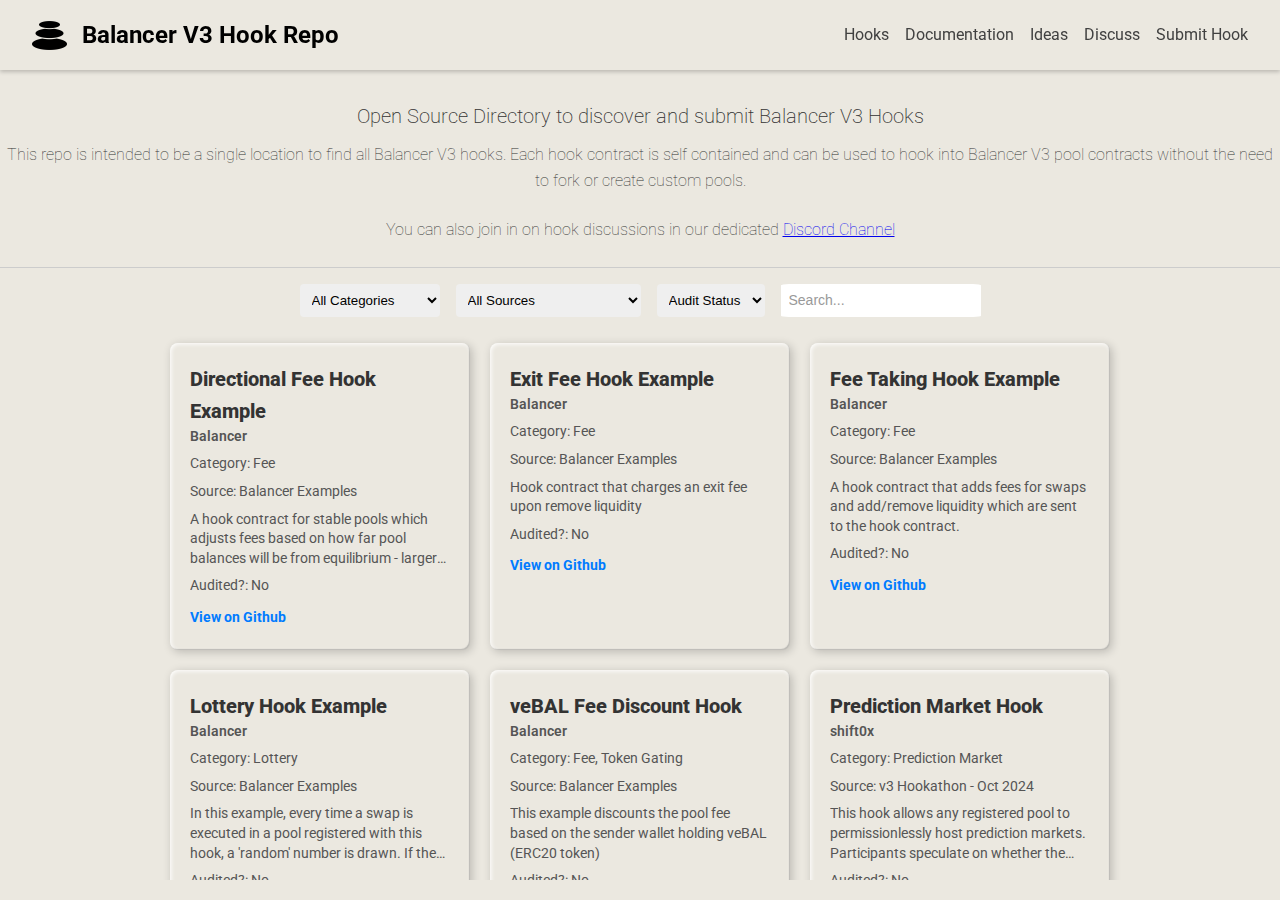
<file: index.html>
<!DOCTYPE html>
<html lang="en">
<head>
    <meta charset="UTF-8">
    <meta name="viewport" content="width=device-width, initial-scale=1.0">
    <title>Balancer V3 Hook Repo</title>
    <link rel="stylesheet" href="styles/hooks.css">
    <link rel="stylesheet" href="styles/common.css">
    <link rel="stylesheet" href="https://fonts.googleapis.com/css2?family=Roboto:&display=swap">

</head>
<body>
    <div id="NavBar"></div>
    <main>
            <h3>Open Source Directory to discover and submit Balancer V3 Hooks</h3>
            <h6>This repo is intended to be a single location to find all Balancer V3 hooks. Each hook contract is self contained and can be used to hook into Balancer V3 pool contracts without the need to fork or create custom pools.  </h6>
            <h6>You can also join in on hook discussions in our dedicated <a href="https://discord.com/channels/638460494168064021/1273038128461905963" target="_blank">Discord Channel</a></h6>

        <section id="filtering-options">
            <form id="filter-form">
                <select id="category">
                    <option value="">All Categories</option>
                    <option value="Event">Event</option>           
                    <option value="FHE">FHE</option>
                    <option value="Fee">Fee</option>         
                    <option value="Incentives">Incentives</option>
                    <option value="Insurance">Insurance</option>
                    <option value="Lottery">Lottery</option>
                    <option value="MEV">MEV</option>
                    <option value="NFT">NFT</option>
                    <option value="Oracle">Oracle</option>
                    <option value="Order">Order</option>
                    <option value="Prediction Market">Prediction Market</option>
                    <option value="RWA">RWA</option>
                    <option value="Randomness">Randomness</option>
                    <option value="Referral">Referral</option>
                    <option value="Security">Security</option>
                    <option value="Token Gating">Token Gating</option>
                </select>

                <select id="source">
                    <option value="">All Sources</option>
                    <option value="Balancer Examples">Balancer Examples</option>
                    <option value="Bounty">Bounty</option>
                    <option value="Community">Community</option>
                    <option value="v3 Hookathon - Oct 2024">v3 Hookathon - Oct 2024</option>
                    
                </select>

                <select id="audited">
                    <option value="">Audit Status</option>
                    <option value="Yes">Audited</option>
                    <option value="No">Not Audited</option>
                </select>

                <input type="text" id="search" placeholder="Search...">

            </form>
        </section>

        <section id="hooks">
            <!-- Hooks added here by JavaScript -->

        </section>

    </main>

    <div id="hookModal" class="modal">
        <div class="modal-content">
            <span class="close">&times;</span>
            <hookh1 id="hookModalTitle"></hookh1>
            <p id="hookModalCreatedBy"></p>
            <p id="hookModalCategory"></p>
            <p id="hookModalSource"></p>
            <p id="hookModalDescription"></p>
            <p id="hookModalAudited"></p>
            <a id="hookModalLink" href="#" target="_blank">View on Github</a>
        </div>
    </div>  

    <script src="scripts/hooks.js"></script>
    <script src="scripts/common.js"></script>
</body>
</html>
</file>
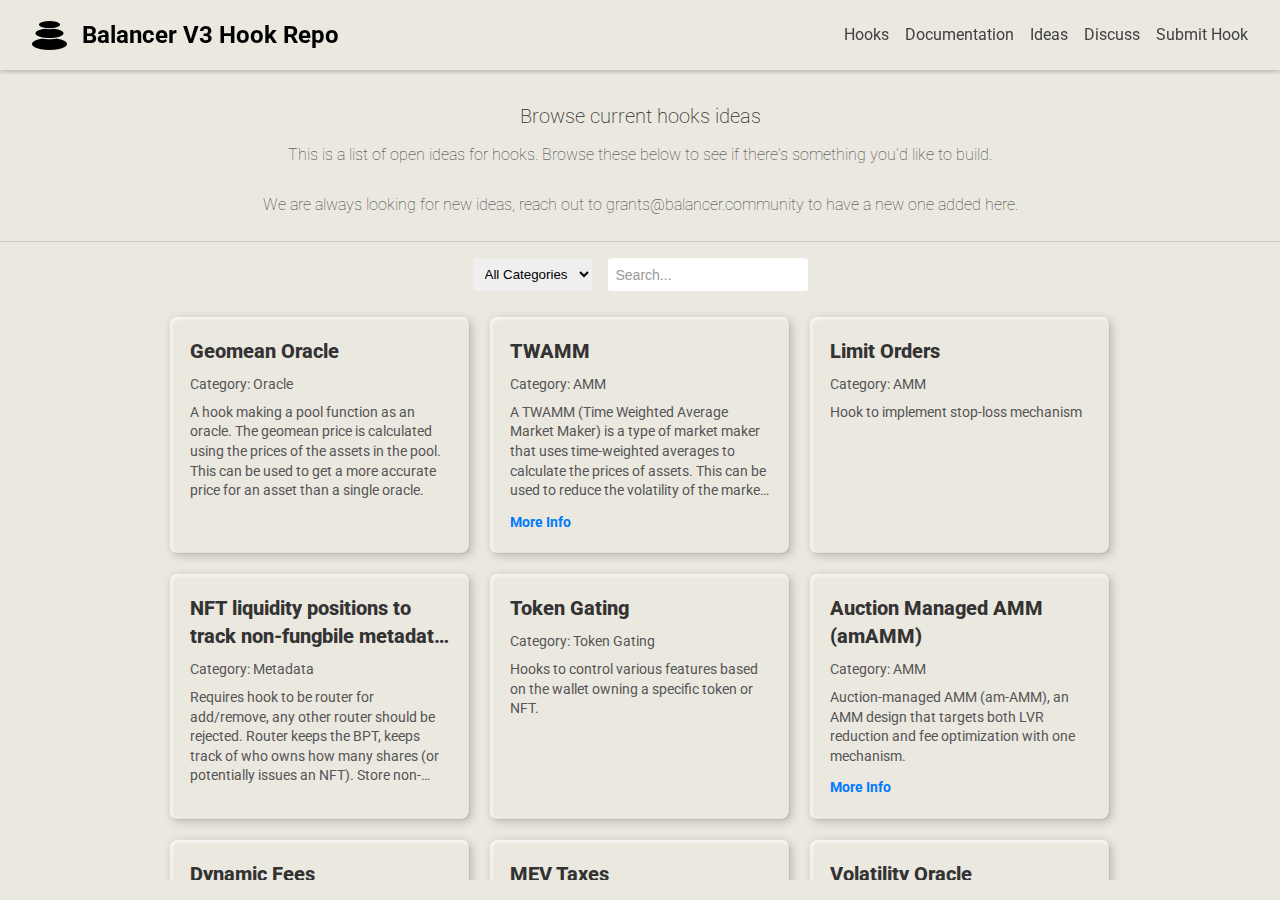
<file: ideas.html>
<!DOCTYPE html>
<html lang="en">
<head>
    <meta charset="UTF-8">
    <meta name="viewport" content="width=device-width, initial-scale=1.0">
    <title>Balancer V3 Hook Repo</title>
    <link rel="stylesheet" href="styles/common.css">
    <link rel="stylesheet" href="styles/ideas.css">
    <link rel="stylesheet" href="https://fonts.googleapis.com/css2?family=Roboto:&display=swap">

</head>
<body>

    <div id="NavBar"></div>

    <main>
        <h3>Browse current hooks ideas</h3>
        <h6>This is a list of open ideas for hooks. Browse these below to see if there's something you'd like to build.</h6>
        <h6>We are always looking for new ideas, reach out to grants@balancer.community to have a new one added here.</h6>
        <section id="filtering-options">
            <form id="filter-form">
                <select id="category">
                    <option value="">All Categories</option>
                    <option value="AMM">AMM</option>
                    <option value="Fees">Fees</option>
                    <option value="MEV">MEV</option>       
                    <option value="Metadata">Metadata</option>           
                    <option value="Oracle">Oracle</option>
                    <option value="Token Gating">Token Gating</option>
                </select>

                <input type="text" id="search" placeholder="Search...">

            </form>
        </section>

        <section id="hooks">
        </section>
    </main>
    
    <div id="hookModal" class="modal">
        <div class="modal-content">
            <span class="close">&times;</span>
            <hookh1 id="hookModalTitle"></hookh1>
            <p id="hookModalCategory"></p>
            <p id="hookModalDescription"></p>
            <a id="hookModalLink" href="#" target="_blank">Additional Information</a>
        </div>
    </div>  

    <div id="footer"></div>

    <script src="scripts/common.js"></script>
    <script src="scripts/ideas.js"></script>
</body>
</html>
</file>
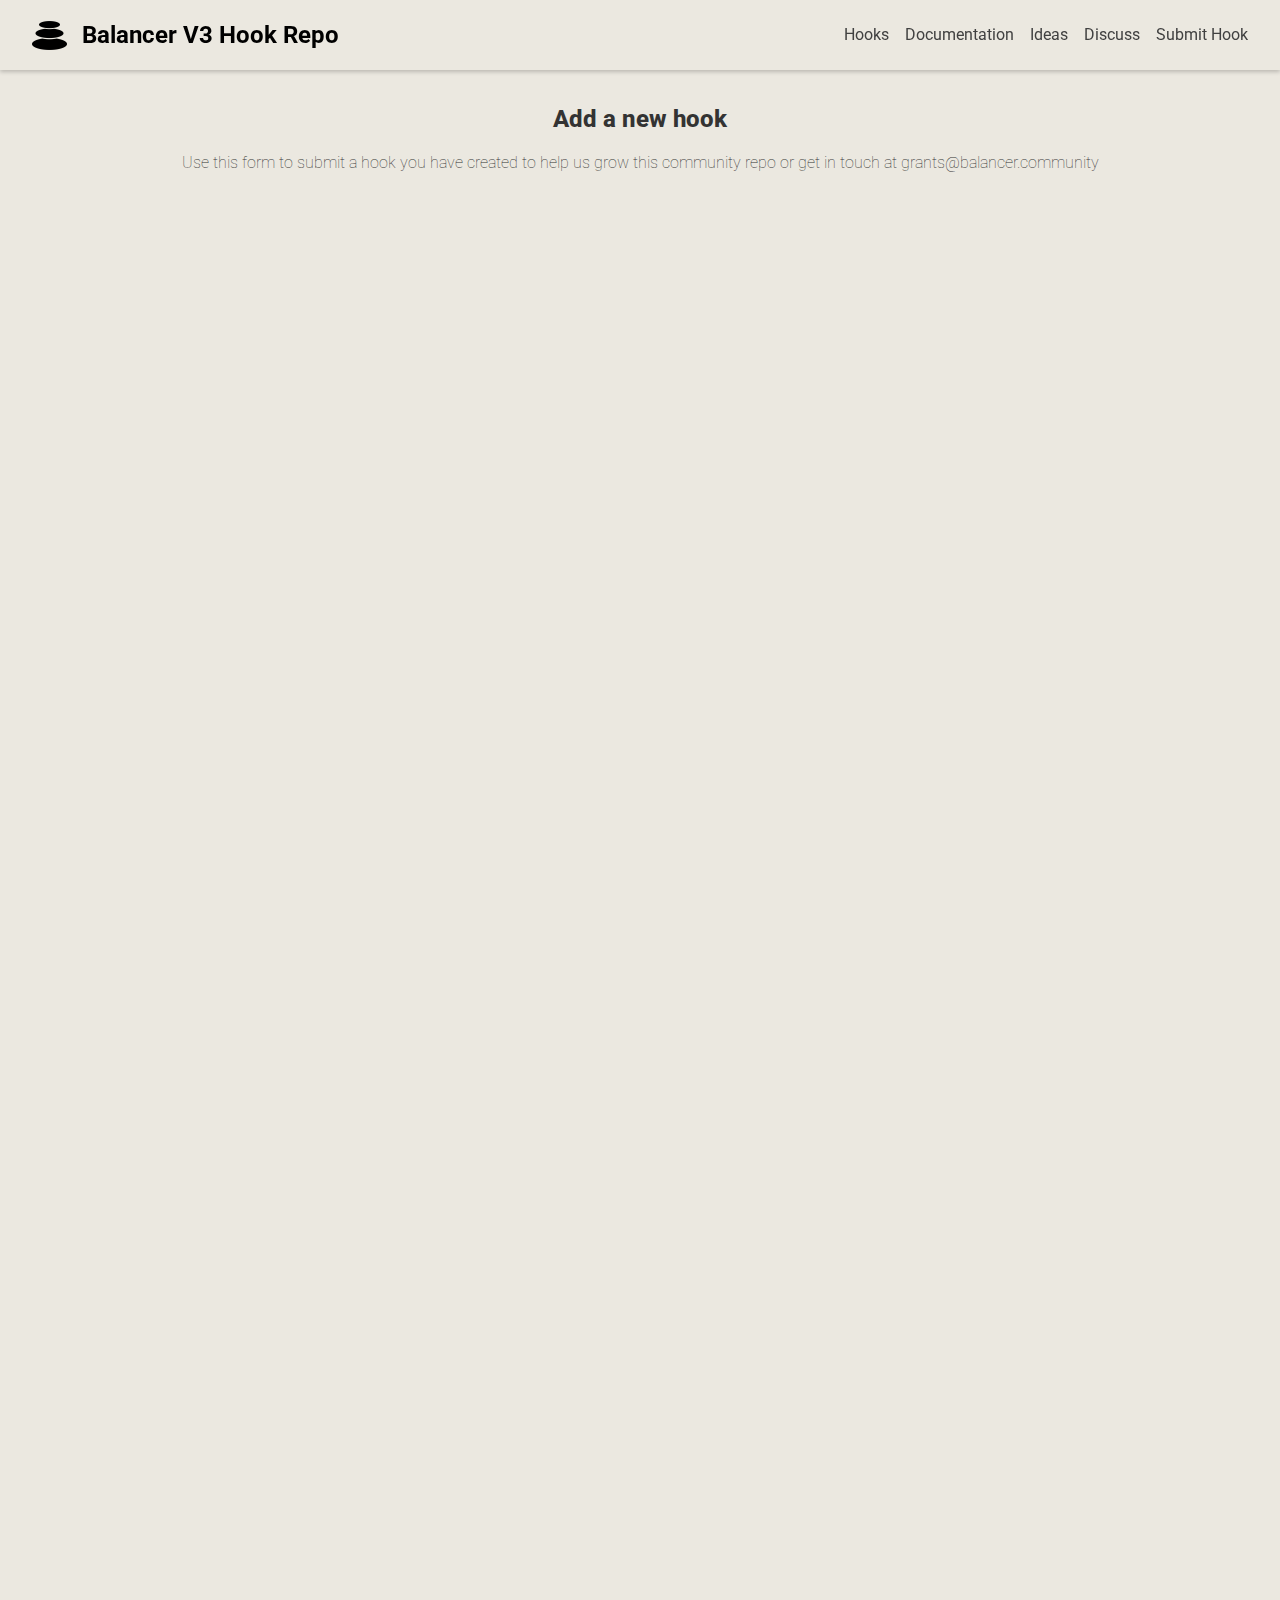
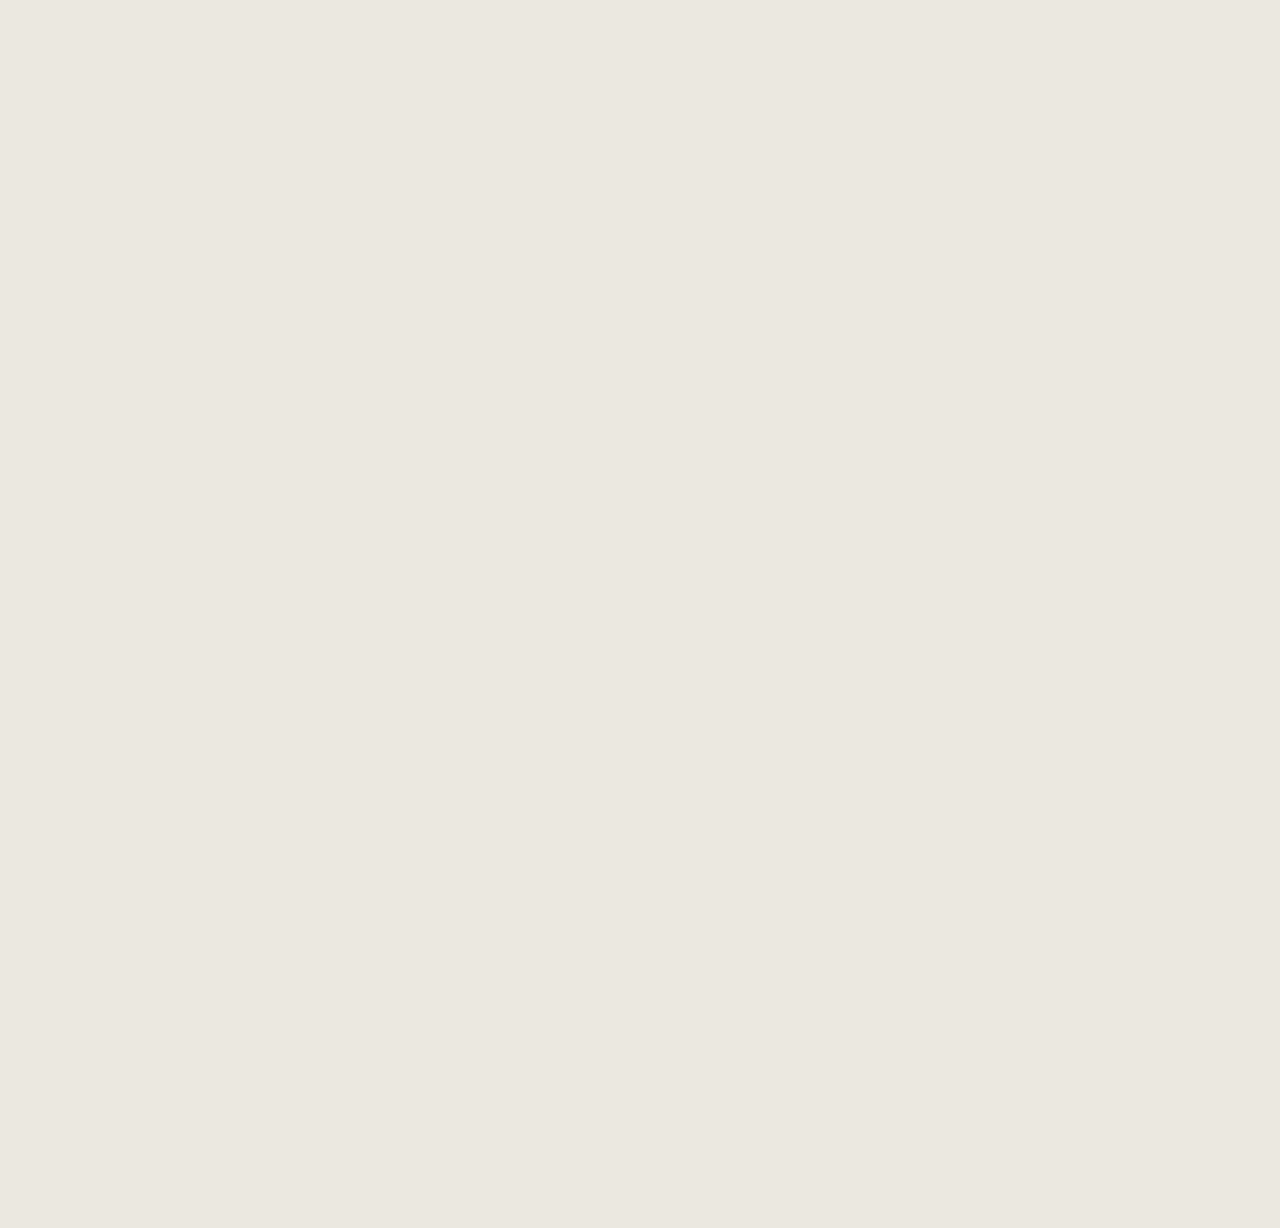
<file: submit-hook.html>
<!DOCTYPE html>
<html lang="en">
<head>
    <meta charset="UTF-8">
    <meta name="viewport" content="width=device-width, initial-scale=1.0">
    <title>Balancer V3 Hook Repo</title>
    <link rel="stylesheet" href="styles/submit-hook.css">
    <link rel="stylesheet" href="styles/common.css">
    <link rel="stylesheet" href="https://fonts.googleapis.com/css2?family=Roboto:&display=swap">
</head>
<body>
    <div id="NavBar"></div>
    <main>
        <h2>Add a new hook</h2>
        <h6>Use this form to submit a hook you have created to help us grow this community repo or get in touch at grants@balancer.community</h6>
    
        <iframe src="https://docs.google.com/forms/d/e/1FAIpQLSeKey2yXIIhziy9rDFMYZuWzOko5Ba3KglyUI9WKiC4P08h7A/viewform?embedded=true" width="800" height="2600" frameborder="0" marginheight="0" marginwidth="0">Loading…</iframe>
    </main>
    <script src="scripts/submit-hook.js"></script>
    <script src="scripts/common.js"></script>
</body>
</html>
</file>
<file: styles/hooks.css>
* {
    margin: 0;
    padding: 0;
    box-sizing: border-box;
}

/* Main styles */

body, html {
    height: 100%;
    overflow: hidden;
}

main {
    display: flex;
    flex-direction: column;
    height: 100%;

}
    
#filtering-options {
    margin-bottom: 0rem;
    border-top: 1px solid #ccc;
    padding: 1rem;
}

#filtering-options form {
    display: flex;
    flex-wrap: wrap;
    justify-content: center;
    gap: 1rem;
}

#filtering-options form select {
    padding: 0.5rem;
    border-radius: 4px;
    border: 0px;
}

#search {
    padding: 8px;
    border: 0px;
    border-radius: 4%;
    width: 200px;
    font-size: 14px;
}

#search::placeholder {
    color: #999;
}

#search:focus {
    border-color: #007bff;
    outline: none;
}

#hooks {
    flex-grow: 1;
    overflow-y: auto;
    display: flex;
    flex-wrap: wrap;
    justify-content: center; 
    gap: .5 rem;
    padding: 5px;
    padding-top: 0px;
}

.hook {
    flex: 0 0 calc(33.33% - 20px); 
    max-width: 300px;
    max-height: 320px;
    min-width: 250px;
    margin: 10px;
    padding: 20px;
    border: 1px;
    border-radius: 8px;
    background-color: #EBE8E0;
    box-shadow: inset 1px 1px 4px rgba(255, 255, 255, 1),
                inset -1px -1px 1px  rgba(0, 0, 0, .3),
                2px 2px 10px rgba(0, 0, 0, 0.2);
    transition: transform 0.3s ease;
}

.hook:hover {
    box-shadow: inset 1px 1px 4px rgba(255, 255, 255, .5),
                inset -1px -1px 1px  rgba(0, 0, 0, .3),
                2px 2px 6px rgba(0, 0, 0, 0.2);
}

.hook hookh1 {
    font-size: 20px;
    font-weight: 800;
    margin-top: 0;
    margin-bottom: 10px;
    color: #333; 
}

.hook p {
    margin: 8px 0;
}

.hook .category,
.hook .source,
.hook .description,
.hook .audited,
.hook .created_by {
    font-size: 14px;
    color: #555555; 
    display: -webkit-box;
    -webkit-line-clamp: 2;
    -webkit-box-orient: vertical;
    overflow: hidden;
    max-height: calc(1.4em * 2);
    line-height: 1.4em; 
}

.hook .description {
    -webkit-line-clamp: 3;
    max-height: calc(1.4em * 3); 
}


.hook .created_by {
    font-weight: 600;
    margin-top: 0; 
}

.hook a {
    color: #007bff; 
    text-decoration: none;
    font-size: 14px;
    font-weight: bold;
}

.hook a:hover {
    text-decoration: underline;
}

.modal {
    display: none;
    position: fixed;
    z-index: 9999;
    left: 0;
    top: 0;
    width: 100%;
    height: 100%;
    overflow: auto;
    background-color: rgba(0, 0, 0, 0.5);
}

.modal-content {
    background-color: #EBE8E0;
    margin: auto;
    padding: 20px;
    border: 1px solid #888;
    border-radius: 12px;
    width: 80%;
    max-width: 600px;
    position: absolute;
    left: 50%;
    top: 50%;
    transform: translate(-50%, -50%);
    box-shadow: inset 1px 1px 4px rgba(255, 255, 255, .5),
                inset -1px -1px 4px  rgba(0, 0, 0, .3),
                2px 2px 8px rgba(0, 0, 0, 0.7);
}

#hookModalTitle {
    font-size: 24px;
    font-weight: 800;
    margin-bottom: 10px;
    color: #333; /* Dark text color */
}

.modal-content p {
    font-size: 16px;
    line-height: 1.6;
    margin-bottom: 10px;
    color: #666; /* Grey text color */
}

#hookModalCategory,
#hookModalSource,
#hookModalDescription,
#hookModalAudited,
#hookModalCreatedBy {
    font-size: 14px;
    line-height: 1.5;
    color: #000000; /* Light grey text color */
}

#hookModalCreatedBy {
    font-weight: 600;
    color: #999999; /* Slightly different shade for emphasis */
}

.modal-content a {
    color: #007bff;
    text-decoration: none;
    font-weight: bold;
}

.modal-content a:hover {
    text-decoration: underline;
}

.close {
    color: #aaa;
    font-size: 28px;
    font-weight: bold;
    position: absolute;
    top: 20px;
    right: 20px;
    cursor: pointer;
}

.close:hover,
.close:focus {
    color: #333;
    text-decoration: none;
}
</file>
<file: styles/common.css>
/* Body styles */
body {
    font-family: 'Roboto', sans-serif;
    line-height: 1.6;
    color: #333;
    background-color: #EBE8E0;
}

main {
    padding-top: 100px;
    padding-bottom: 20px;
    background-color: #EBE8E0;
}

#NavBar {
    position: fixed;
    background-color: #EBE8E0;
    top: 0;
    width: 100%;
    box-shadow: 0 2px 4px rgba(0, 0, 0, 0.2); 
}

h2 {
    font-size: 24px;
    font-weight: 800;
    text-align: center;
    margin-bottom: .5em;
}

h3 {
    font-size: 20px;
    font-weight: 200;
    text-align: center;
    margin-bottom: .5em;
}

h6 {
    font-size: 16px;
    font-weight: 100;
    text-align: center;
    margin-bottom: 1.5em;
    
}
</file>
<file: styles/ideas.css>
* {
    margin: 0;
    padding: 0;
    box-sizing: border-box;
}

/* Main styles */

body, html {
    height: 100%;
    overflow: hidden;
}

main {
    display: flex;
    flex-direction: column;
    height: 100%;

}
    
#filtering-options {
    margin-bottom: 0rem;
    border-top: 1px solid #ccc;
    padding: 1rem;
}

#filtering-options form {
    display: flex;
    flex-wrap: wrap;
    justify-content: center;
    gap: 1rem;
}

#filtering-options form select {
    padding: 0.5rem;
    border-radius: 4px;
    border: 0px;
}

#search {
    padding: 8px;
    border: 0px;
    border-radius: 4%;
    width: 200px;
    font-size: 14px;
}

#search::placeholder {
    color: #999;
}

#search:focus {
    border-color: #007bff;
    outline: none;
}

#hooks {
    flex-grow: 1;
    overflow-y: auto;
    display: flex;
    flex-wrap: wrap;
    justify-content: center; 
    gap: 0.5 rem;
    padding: 5px;
    padding-top: 0px;
}

.hook {
    flex: 0 0 calc(33.33% - 20px); 
    max-width: 300px;
    max-height: 260px;
    min-width: 250px;
    margin: 10px;
    padding: 20px;
    border: 1px;
    border-radius: 8px;
    background-color: #EBE8E0;
    box-shadow: inset 1px 1px 4px rgba(255, 255, 255, 1),
                inset -1px -1px 1px  rgba(0, 0, 0, .3),
                2px 2px 10px rgba(0, 0, 0, 0.2);
    transition: transform 0.3s ease;
}

.hook:hover {
    box-shadow: inset 1px 1px 4px rgba(255, 255, 255, .5),
                inset -1px -1px 1px  rgba(0, 0, 0, .3),
                2px 2px 6px rgba(0, 0, 0, 0.2);
}

.hook hookh1 {
    font-size: 20px;
    font-weight: 800;
    margin-top: 0;
    margin-bottom: 10px;
    color: #333; 
    display: -webkit-box;
    -webkit-line-clamp: 2;
    -webkit-box-orient: vertical;
    overflow: hidden;
    max-height: calc(1.4em * 2);
    line-height: 1.4em; 
}

.hook p {
    margin: 8px 0;
}

.hook .category,
.hook .description {
    font-size: 14px;
    color: #555555; 
    display: -webkit-box;
    -webkit-line-clamp: 5;
    -webkit-box-orient: vertical;
    overflow: hidden;
    max-height: calc(1.4em * 5);
    line-height: 1.4em; 
}

.hook a {
    color: #007bff; 
    text-decoration: none;
    font-size: 14px;
    font-weight: bold;
}

.hook a:hover {
    text-decoration: underline;
}

.modal {
    display: none;
    position: fixed;
    z-index: 9999;
    left: 0;
    top: 0;
    width: 100%;
    height: 100%;
    overflow: auto;
    background-color: rgba(0, 0, 0, 0.5);
}

.modal-content {
    background-color: #EBE8E0;
    margin: auto;
    padding: 20px;
    border: 1px solid #888;
    border-radius: 12px;
    width: 80%;
    max-width: 600px;
    position: absolute;
    left: 50%;
    top: 50%;
    transform: translate(-50%, -50%);
    box-shadow: inset 1px 1px 4px rgba(255, 255, 255, .5),
                inset -1px -1px 4px  rgba(0, 0, 0, .3),
                2px 2px 8px rgba(0, 0, 0, 0.7);
}

#hookModalTitle {
    font-size: 24px;
    font-weight: 800;
    margin-bottom: 10px;
    color: #333; /* Dark text color */
}

.modal-content p {
    font-size: 16px;
    line-height: 1.6;
    margin-bottom: 10px;
    color: #666; /* Grey text color */
}

#hookModalCategory,
#hookModalDescription {
    font-size: 14px;
    line-height: 1.5;
    color: #000000; /* Light grey text color */
}

.modal-content a {
    color: #007bff;
    text-decoration: none;
    font-weight: bold;
}

.modal-content a:hover {
    text-decoration: underline;
}

.close {
    color: #aaa;
    font-size: 28px;
    font-weight: bold;
    position: absolute;
    top: 20px;
    right: 20px;
    cursor: pointer;
}

.close:hover,
.close:focus {
    color: #333;
    text-decoration: none;
}
</file>
<file: styles/submit-hook.css>
* {
    margin: 0;
    padding: 0;
    box-sizing: border-box;
}

body, html {
    height: 100%;
    background-color: #EBE8E0;
}

main {
    max-width: 100%;
    margin: 0 auto;
    padding: 20px;
    background-color: #EBE8E0; 
    overflow: hidden; 
}

iframe {
    width: 100%;
    border: none; 
}
</file>
